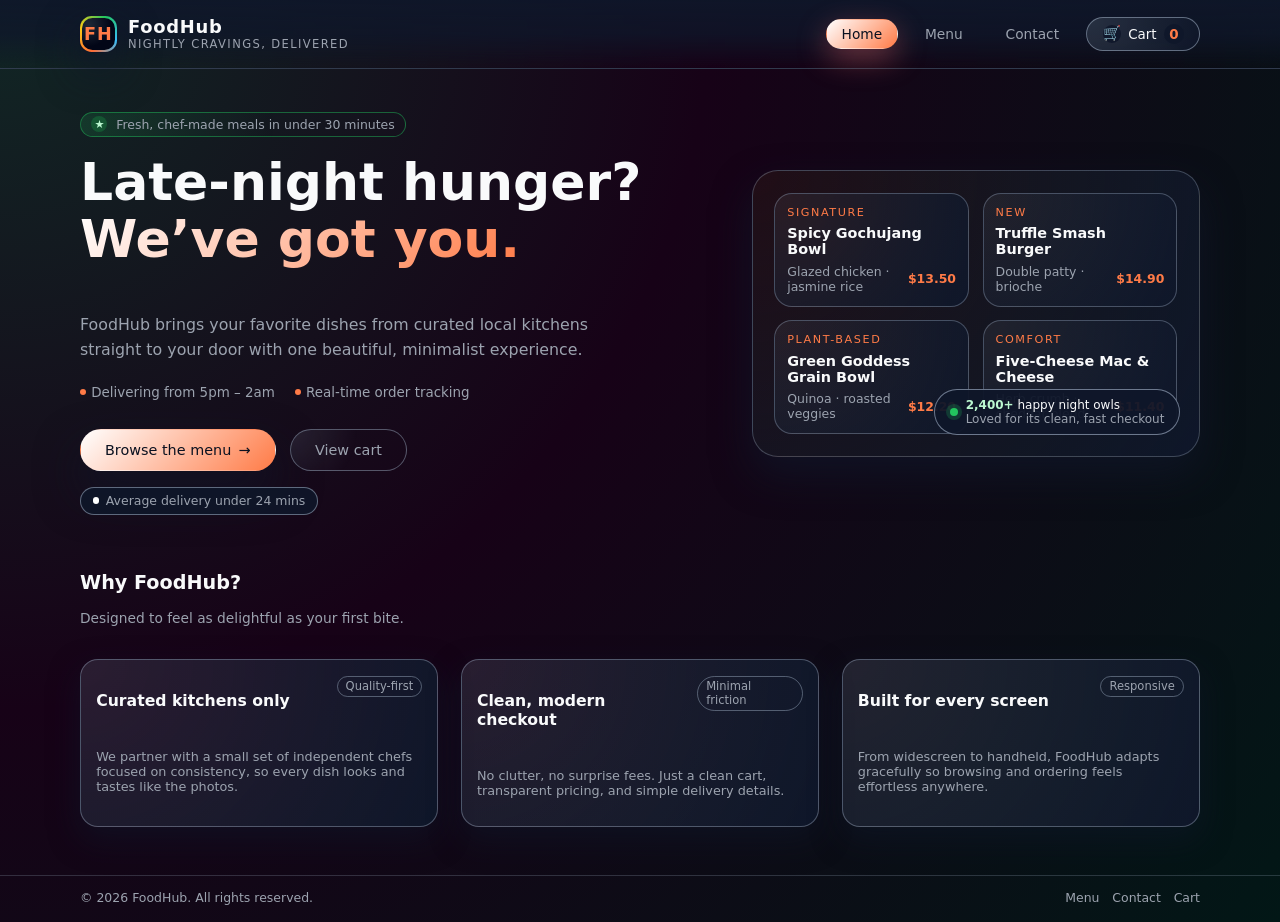
<file: index.html>
<!doctype html>
<html lang="en">
  <head>
    <meta charset="utf-8" />
    <meta name="viewport" content="width=device-width, initial-scale=1" />
    <title>FoodHub · Modern Food Delivery</title>
    <link rel="stylesheet" href="style.css" />
  </head>
  <body class="page">
    <header class="site-header">
      <div class="container header-inner">
        <a href="index.html" class="brand" aria-label="FoodHub home">
          <div class="brand-mark">
            <div class="brand-mark-inner">FH</div>
          </div>
          <div class="brand-text">
            <span class="brand-name">FoodHub</span>
            <span class="brand-tagline">Nightly cravings, delivered</span>
          </div>
        </a>
        <nav class="nav" aria-label="Primary navigation">
          <a href="index.html" class="nav-link active">Home</a>
          <a href="menu.html" class="nav-link">Menu</a>
          <a href="contact.html" class="nav-link">Contact</a>
          <a href="cart.html" class="nav-cart">
            <span class="nav-cart-icon">🛒</span>
            <span>Cart</span>
            <span class="nav-cart-count">0</span>
          </a>
        </nav>
      </div>
    </header>

    <main class="page-main">
      <div class="container">
        <section class="hero-grid">
          <div>
            <div class="eyebrow">
              <span class="eyebrow-pill">★</span>
              <span>Fresh, chef-made meals in under 30 minutes</span>
            </div>
            <h1 class="hero-title">
              Late-night hunger? <span>We’ve got you.</span>
            </h1>
            <p class="hero-subtitle">
              FoodHub brings your favorite dishes from curated local kitchens
              straight to your door with one beautiful, minimalist experience.
            </p>
            <div class="hero-meta">
              <div class="hero-meta-item">
                <span class="hero-meta-dot"></span>
                <span>Delivering from 5pm – 2am</span>
              </div>
              <div class="hero-meta-item">
                <span class="hero-meta-dot"></span>
                <span>Real-time order tracking</span>
              </div>
            </div>
            <div class="hero-actions">
              <a href="menu.html" class="btn-primary">
                <span>Browse the menu</span>
                <span>→</span>
              </a>
              <a href="cart.html" class="btn-outline">
                <span>View cart</span>
              </a>
            </div>
            <div class="mt-md">
              <span class="btn-pill-small">
                <span class="btn-pill-dot"></span>
                <span>Average delivery under 24 mins</span>
              </span>
            </div>
          </div>

          <div class="hero-visual" aria-hidden="true">
            <div class="hero-card">
              <div class="hero-grid-food">
                <div class="hero-food-card">
                  <div class="hero-food-chip">Signature</div>
                  <div class="hero-food-title">Spicy Gochujang Bowl</div>
                  <div class="hero-food-meta">
                    <span>Glazed chicken · jasmine rice</span>
                    <span class="hero-food-price">$13.50</span>
                  </div>
                </div>
                <div class="hero-food-card">
                  <div class="hero-food-chip">New</div>
                  <div class="hero-food-title">Truffle Smash Burger</div>
                  <div class="hero-food-meta">
                    <span>Double patty · brioche</span>
                    <span class="hero-food-price">$14.90</span>
                  </div>
                </div>
                <div class="hero-food-card">
                  <div class="hero-food-chip">Plant-based</div>
                  <div class="hero-food-title">Green Goddess Grain Bowl</div>
                  <div class="hero-food-meta">
                    <span>Quinoa · roasted veggies</span>
                    <span class="hero-food-price">$12.20</span>
                  </div>
                </div>
                <div class="hero-food-card">
                  <div class="hero-food-chip">Comfort</div>
                  <div class="hero-food-title">Five-Cheese Mac &amp; Cheese</div>
                  <div class="hero-food-meta">
                    <span>Herb crumb · cheddar blend</span>
                    <span class="hero-food-price">$11.40</span>
                  </div>
                </div>
              </div>
              <div class="hero-floating-badge">
                <span class="hero-floating-dot"></span>
                <div class="hero-badge-text">
                  <div><strong>2,400+</strong> happy night owls</div>
                  <div class="muted">Loved for its clean, fast checkout</div>
                </div>
              </div>
            </div>
          </div>
        </section>

        <section class="section">
          <div class="section-header">
            <div>
              <h2 class="section-title">Why FoodHub?</h2>
              <p class="section-subtitle">
                Designed to feel as delightful as your first bite.
              </p>
            </div>
          </div>
          <div class="menu-grid">
            <article class="card">
              <div class="card-header-row">
                <h3 class="card-title">Curated kitchens only</h3>
                <span class="badge">Quality-first</span>
              </div>
              <p class="card-desc">
                We partner with a small set of independent chefs focused on
                consistency, so every dish looks and tastes like the photos.
              </p>
            </article>
            <article class="card">
              <div class="card-header-row">
                <h3 class="card-title">Clean, modern checkout</h3>
                <span class="badge">Minimal friction</span>
              </div>
              <p class="card-desc">
                No clutter, no surprise fees. Just a clean cart, transparent
                pricing, and simple delivery details.
              </p>
            </article>
            <article class="card">
              <div class="card-header-row">
                <h3 class="card-title">Built for every screen</h3>
                <span class="badge">Responsive</span>
              </div>
              <p class="card-desc">
                From widescreen to handheld, FoodHub adapts gracefully so
                browsing and ordering feels effortless anywhere.
              </p>
            </article>
          </div>
        </section>
      </div>
    </main>

    <footer class="site-footer">
      <div class="footer-inner">
        <span>© <span id="year"></span> FoodHub. All rights reserved.</span>
        <div class="footer-links">
          <a href="menu.html">Menu</a>
          <a href="contact.html">Contact</a>
          <a href="cart.html">Cart</a>
        </div>
      </div>
    </footer>

    <script>
      document.getElementById("year").textContent = new Date().getFullYear();
    </script>
    <script src="script.js" defer></script>
  </body>
</html>

<style>
  body {
    background-color: #fff !important;
  }
</style>
</file>
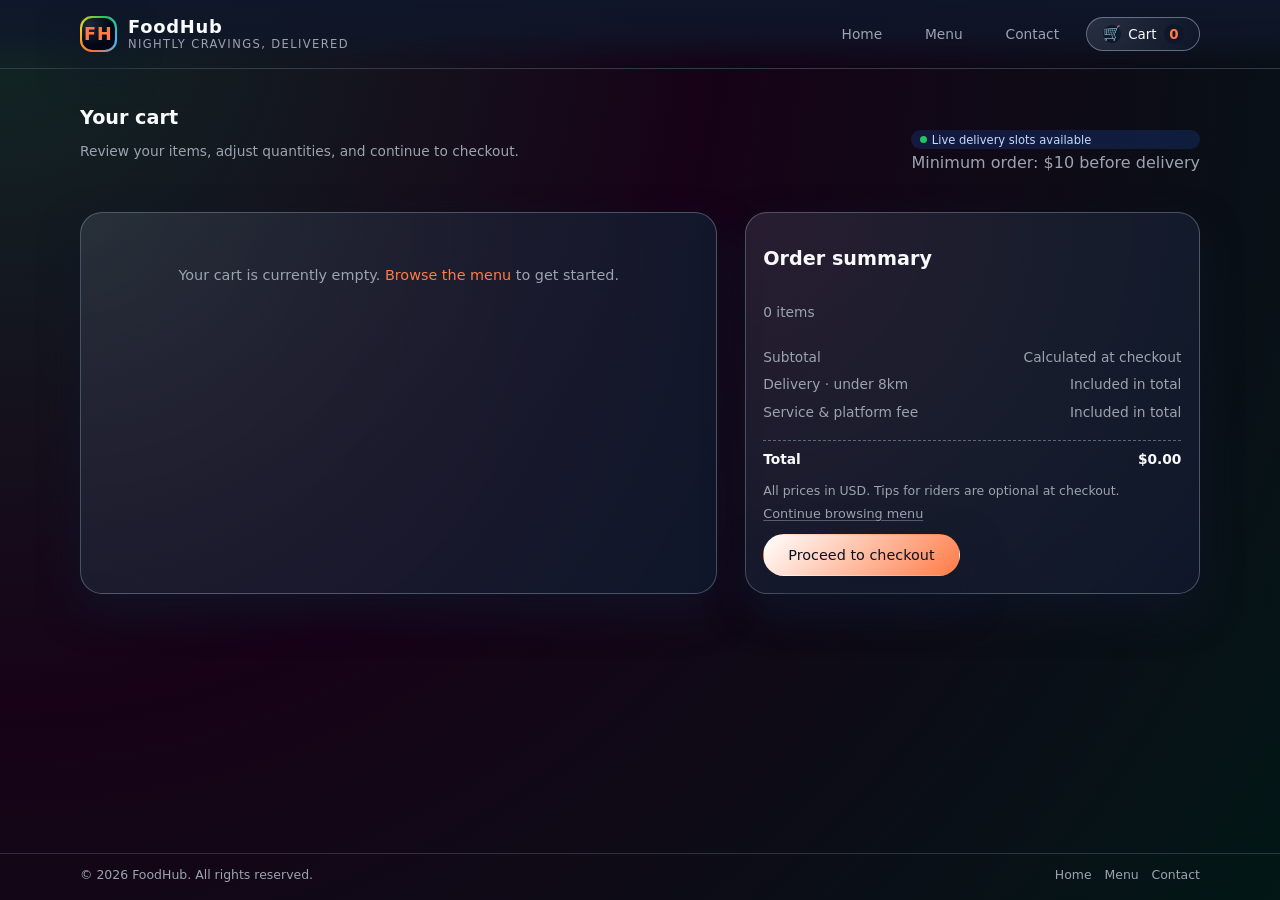
<file: car.html>
<!doctype html>
<html lang="en">
  <head>
    <meta charset="utf-8" />
    <meta name="viewport" content="width=device-width, initial-scale=1" />
    <title>Cart · FoodHub</title>
    <link rel="stylesheet" href="style.css" />
  </head>
  <body class="page">
    <header class="site-header">
      <div class="container header-inner">
        <a href="index.html" class="brand" aria-label="FoodHub home">
          <div class="brand-mark">
            <div class="brand-mark-inner">FH</div>
          </div>
          <div class="brand-text">
            <span class="brand-name">FoodHub</span>
            <span class="brand-tagline">Nightly cravings, delivered</span>
          </div>
        </a>
        <nav class="nav" aria-label="Primary navigation">
          <a href="index.html" class="nav-link">Home</a>
          <a href="menu.html" class="nav-link">Menu</a>
          <a href="contact.html" class="nav-link">Contact</a>
          <a href="cart.html" class="nav-cart">
            <span class="nav-cart-icon">🛒</span>
            <span>Cart</span>
            <span class="nav-cart-count">0</span>
          </a>
        </nav>
      </div>
    </header>

    <main class="page-main">
      <div class="container">
        <header class="section-header">
          <div>
            <h1 class="section-title">Your cart</h1>
            <p class="section-subtitle">
              Review your items, adjust quantities, and continue to checkout.
            </p>
          </div>
          <div class="stack-sm text-right">
            <span class="status-pill">
              <span class="status-dot"></span>
              <span>Live delivery slots available</span>
            </span>
            <span class="muted">Minimum order: $10 before delivery</span>
          </div>
        </header>

        <section class="two-column section">
          <div class="card-surface">
            <div data-cart-list></div>
          </div>

          <aside class="card-surface">
            <div class="stack-sm">
              <h2 class="section-title">Order summary</h2>
              <p class="section-subtitle" data-cart-items-count>0 items</p>
            </div>

            <div class="summary-list mt-md">
              <div class="summary-row muted">
                <span>Subtotal</span>
                <span data-summary-subtotal>Calculated at checkout</span>
              </div>
              <div class="summary-row muted">
                <span>Delivery · under 8km</span>
                <span data-summary-delivery>Included in total</span>
              </div>
              <div class="summary-row muted">
                <span>Service &amp; platform fee</span>
                <span data-summary-fees>Included in total</span>
              </div>
              <div class="summary-row total">
                <span>Total</span>
                <span class="cart-total" data-cart-total>$0.00</span>
              </div>
            </div>

            <div class="form-footer mt-md">
              <div class="form-helper">
                <div>All prices in USD. Tips for riders are optional at checkout.</div>
                <div class="mt-sm">
                  <a href="menu.html" class="link-muted">Continue browsing menu</a>
                </div>
              </div>
              <div class="stack-sm">
                <a href="checkout.html" class="btn-primary" style="justify-content:center;">
                  <span>Proceed to checkout</span>
                </a>
              </div>
            </div>
          </aside>
        </section>
      </div>
    </main>

    <footer class="site-footer">
      <div class="footer-inner">
        <span>© <span id="year-cart"></span> FoodHub. All rights reserved.</span>
        <div class="footer-links">
          <a href="index.html">Home</a>
          <a href="menu.html">Menu</a>
          <a href="contact.html">Contact</a>
        </div>
      </div>
    </footer>

    <script>
      document.getElementById("year-cart").textContent =
        new Date().getFullYear();
    </script>
    <script src="script.js" defer></script>
  </body>
</html>
</file>
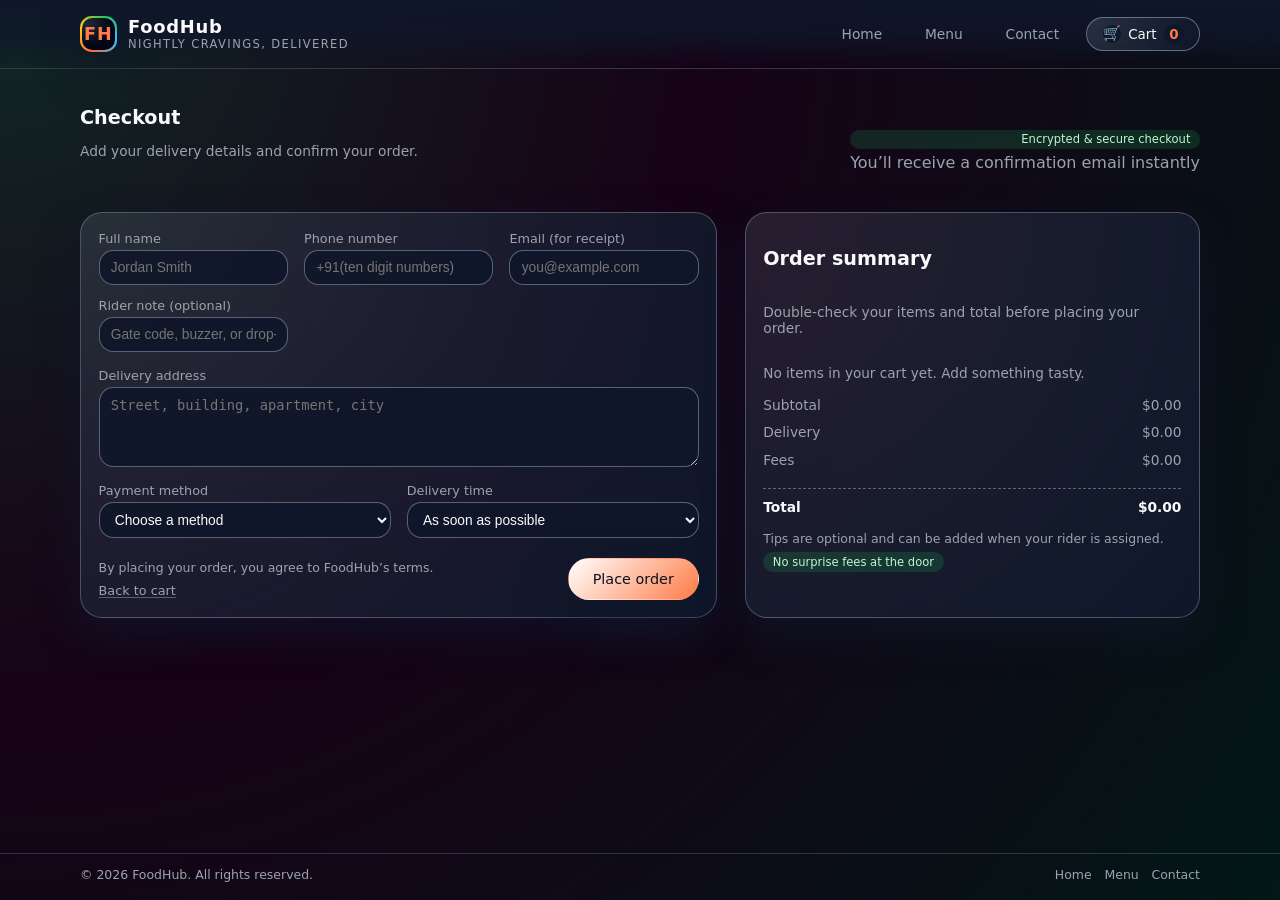
<file: checkout.html>
<!doctype html>
<html lang="en">
  <head>
    <meta charset="utf-8" />
    <meta name="viewport" content="width=device-width, initial-scale=1" />
    <title>Checkout · FoodHub</title>
    <link rel="stylesheet" href="style.css" />
  </head>
  <body class="page">
    <header class="site-header">
      <div class="container header-inner">
        <a href="index.html" class="brand" aria-label="FoodHub home">
          <div class="brand-mark">
            <div class="brand-mark-inner">FH</div>
          </div>
          <div class="brand-text">
            <span class="brand-name">FoodHub</span>
            <span class="brand-tagline">Nightly cravings, delivered</span>
          </div>
        </a>
        <nav class="nav" aria-label="Primary navigation">
          <a href="index.html" class="nav-link">Home</a>
          <a href="menu.html" class="nav-link">Menu</a>
          <a href="contact.html" class="nav-link">Contact</a>
          <a href="cart.html" class="nav-cart">
            <span class="nav-cart-icon">🛒</span>
            <span>Cart</span>
            <span class="nav-cart-count">0</span>
          </a>
        </nav>
      </div>
    </header>

    <main class="page-main">
      <div class="container">
        <header class="section-header">
          <div>
            <h1 class="section-title">Checkout</h1>
            <p class="section-subtitle">
              Add your delivery details and confirm your order.
            </p>
          </div>
          <div class="stack-sm text-right">
            <span class="badge-soft">Encrypted &amp; secure checkout</span>
            <span class="muted">You’ll receive a confirmation email instantly</span>
          </div>
        </header>

        <section class="two-column section">
          <form class="card-surface" data-checkout-form>
            <div class="form-grid">
              <div class="field">
                <label for="name">Full name</label>
                <input
                  id="name"
                  name="name"
                  type="text"
                  autocomplete="name"
                  required
                  placeholder="Jordan Smith"
                />
              </div>
              <div class="field">
                <label for="phone">Phone number</label>
                <input
                  id="phone"
                  name="phone"
                  type="tel"
                  autocomplete="tel"
                  required
                  placeholder="+91(ten digit numbers)"
                />
              </div>
              <div class="field">
                <label for="email">Email (for receipt)</label>
                <input
                  id="email"
                  name="email"
                  type="email"
                  autocomplete="email"
                  placeholder="you@example.com"
                />
              </div>
              <div class="field">
                <label for="instructions">Rider note (optional)</label>
                <input
                  id="instructions"
                  name="instructions"
                  type="text"
                  placeholder="Gate code, buzzer, or drop-off notes"
                />
              </div>
            </div>

            <div class="mt-md">
              <div class="field">
                <label for="address">Delivery address</label>
                <textarea
                  id="address"
                  name="address"
                  required
                  placeholder="Street, building, apartment, city"
                ></textarea>
              </div>
            </div>

            <div class="mt-md form-grid">
              <div class="field">
                <label for="payment">Payment method</label>
                <select id="payment" name="payment" required>
                  <option value="">Choose a method</option>
                  <option value="card">Credit / debit card</option>
                  <option value="cash">Cash on delivery</option>
                  <option value="wallet">Digital wallet</option>
                </select>
              </div>
              <div class="field">
                <label for="time">Delivery time</label>
                <select id="time" name="time">
                  <option value="asap">As soon as possible</option>
                  <option value="30">In 30 minutes</option>
                  <option value="60">In 1 hour</option>
                </select>
              </div>
            </div>

            <div class="form-footer">
              <div class="form-helper">
                <div>By placing your order, you agree to FoodHub’s terms.</div>
                <div class="mt-sm">
                  <a href="cart.html" class="link-muted">Back to cart</a>
                </div>
              </div>
              <button type="submit" class="btn-primary">
                <span>Place order</span>
              </button>
            </div>
          </form>

          <aside class="card-surface" data-checkout-summary>
            <div class="stack-sm">
              <h2 class="section-title">Order summary</h2>
              <p class="section-subtitle">
                Double‑check your items and total before placing your order.
              </p>
            </div>

            <div class="summary-list mt-md" data-summary-items></div>

            <div class="summary-list mt-md">
              <div class="summary-row muted">
                <span>Subtotal</span>
                <span data-summary-subtotal>$0.00</span>
              </div>
              <div class="summary-row muted">
                <span>Delivery</span>
                <span data-summary-delivery>$0.00</span>
              </div>
              <div class="summary-row muted">
                <span>Fees</span>
                <span data-summary-fees>$0.00</span>
              </div>
              <div class="summary-row total">
                <span>Total</span>
                <span class="cart-total" data-summary-total>$0.00</span>
              </div>
            </div>

            <div class="mt-md form-helper">
              <div>Tips are optional and can be added when your rider is assigned.</div>
              <div class="mt-sm">
                <span class="badge-soft">No surprise fees at the door</span>
              </div>
            </div>
          </aside>
        </section>
      </div>
    </main>

    <footer class="site-footer">
      <div class="footer-inner">
        <span>© <span id="year-checkout"></span> FoodHub. All rights reserved.</span>
        <div class="footer-links">
          <a href="index.html">Home</a>
          <a href="menu.html">Menu</a>
          <a href="contact.html">Contact</a>
        </div>
      </div>
    </footer>

    <script>
      document.getElementById("year-checkout").textContent =
        new Date().getFullYear();
    </script>
    <script src="script.js" defer></script>
  </body>
</html>
</file>
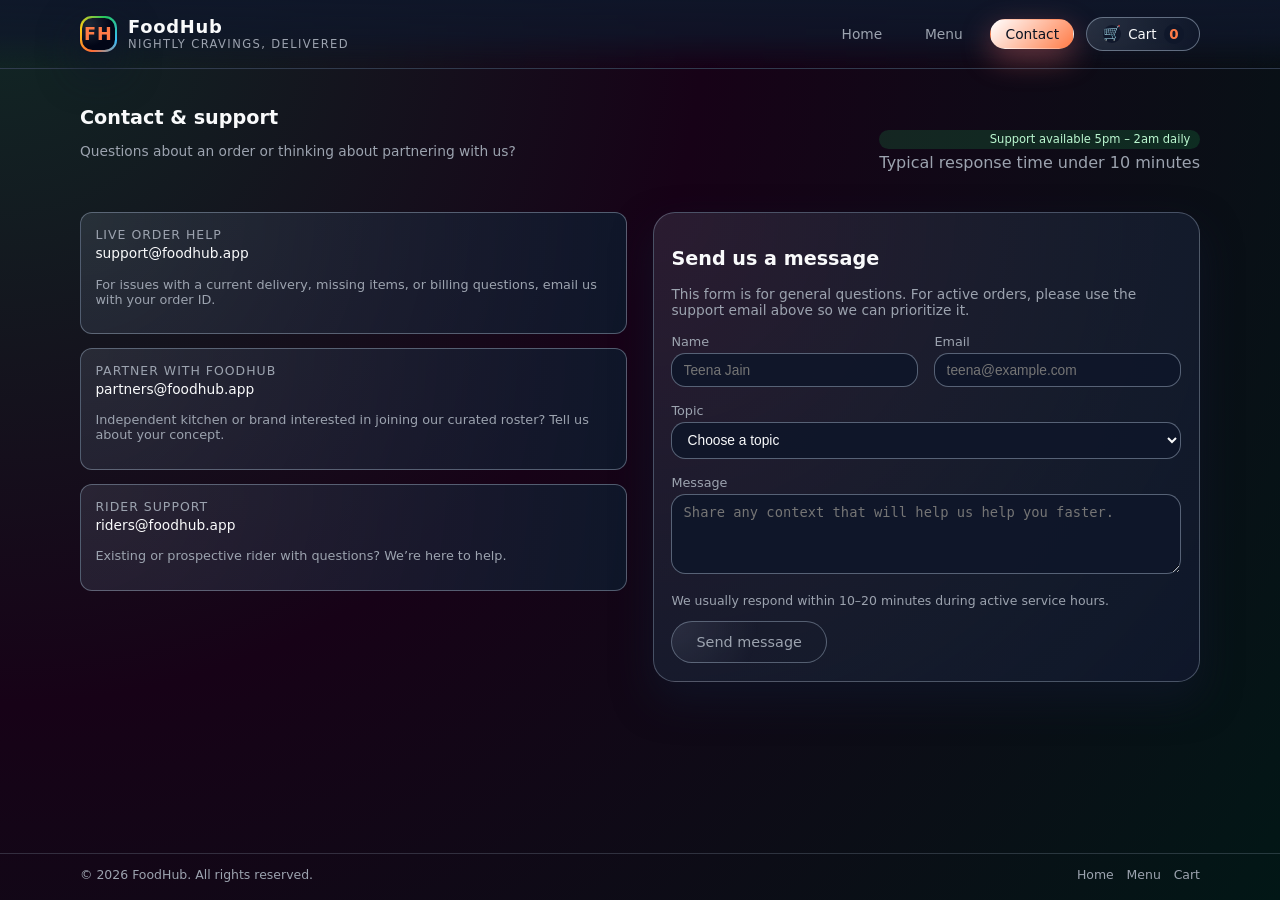
<file: contact.html>
<!doctype html>
<html lang="en">
  <head>
    <meta charset="utf-8" />
    <meta name="viewport" content="width=device-width, initial-scale=1" />
    <title>Contact · FoodHub</title>
    <link rel="stylesheet" href="style.css" />
  </head>
  <body class="page">
    <header class="site-header">
      <div class="container header-inner">
        <a href="index.html" class="brand" aria-label="FoodHub home">
          <div class="brand-mark">
            <div class="brand-mark-inner">FH</div>
          </div>
          <div class="brand-text">
            <span class="brand-name">FoodHub</span>
            <span class="brand-tagline">Nightly cravings, delivered</span>
          </div>
        </a>
        <nav class="nav" aria-label="Primary navigation">
          <a href="index.html" class="nav-link">Home</a>
          <a href="menu.html" class="nav-link">Menu</a>
          <a href="contact.html" class="nav-link active">Contact</a>
          <a href="cart.html" class="nav-cart">
            <span class="nav-cart-icon">🛒</span>
            <span>Cart</span>
            <span class="nav-cart-count">0</span>
          </a>
        </nav>
      </div>
    </header>

    <main class="page-main">
      <div class="container">
        <header class="section-header">
          <div>
            <h1 class="section-title">Contact &amp; support</h1>
            <p class="section-subtitle">
              Questions about an order or thinking about partnering with us?
            </p>
          </div>
          <div class="stack-sm text-right">
            <span class="badge-soft">Support available 5pm – 2am daily</span>
            <span class="muted">Typical response time under 10 minutes</span>
          </div>
        </header>

        <section class="contact-grid section">
          <aside class="contact-card-list">
            <article class="contact-card">
              <span class="contact-label">Live order help</span>
              <span class="contact-value">support@foodhub.app</span>
              <p class="contact-note">
                For issues with a current delivery, missing items, or billing
                questions, email us with your order ID.
              </p>
            </article>

            <article class="contact-card">
              <span class="contact-label">Partner with FoodHub</span>
              <span class="contact-value">partners@foodhub.app</span>
              <p class="contact-note">
                Independent kitchen or brand interested in joining our curated
                roster? Tell us about your concept.
              </p>
            </article>

            <article class="contact-card">
              <span class="contact-label">Rider support</span>
              <span class="contact-value">riders@foodhub.app</span>
              <p class="contact-note">
                Existing or prospective rider with questions? We’re here to
                help.
              </p>
            </article>
          </aside>

          <section class="card-surface">
            <h2 class="section-title">Send us a message</h2>
            <p class="section-subtitle">
              This form is for general questions. For active orders, please use
              the support email above so we can prioritize it.
            </p>

            <form class="mt-md">
              <div class="form-grid">
                <div class="field">
                  <label for="c-name">Name</label>
                  <input
                    id="c-name"
                    name="name"
                    type="text"
                    required
                    placeholder="Teena Jain"
                  />
                </div>
                <div class="field">
                  <label for="c-email">Email</label>
                  <input
                    id="c-email"
                    name="email"
                    type="email"
                    required
                    placeholder="teena@example.com"
                  />
                </div>
              </div>

              <div class="mt-md">
                <div class="field">
                  <label for="c-topic">Topic</label>
                  <select id="c-topic" name="topic" required>
                    <option value="">Choose a topic</option>
                    <option value="order">Order question</option>
                    <option value="partnership">Partnership inquiry</option>
                    <option value="feedback">Product feedback</option>
                    <option value="other">Something else</option>
                  </select>
                </div>
              </div>

              <div class="mt-md">
                <div class="field">
                  <label for="c-message">Message</label>
                  <textarea
                    id="c-message"
                    name="message"
                    required
                    placeholder="Share any context that will help us help you faster."
                  ></textarea>
                </div>
              </div>

              <div class="form-footer">
                <div class="form-helper">
                  <div>
                    We usually respond within 10–20 minutes during active
                    service hours.
                  </div>
                </div>
                <button
                  type="submit"
                  class="btn-outline"
                  onclick="event.preventDefault(); alert('Thanks for reaching out! This demo captures your message client-side only.');"
                >
                  <span>Send message</span>
                </button>
              </div>
            </form>
          </section>
        </section>
      </div>
    </main>

    <footer class="site-footer">
      <div class="footer-inner">
        <span>© <span id="year-contact"></span> FoodHub. All rights reserved.</span>
        <div class="footer-links">
          <a href="index.html">Home</a>
          <a href="menu.html">Menu</a>
          <a href="cart.html">Cart</a>
        </div>
      </div>
    </footer>

    <script>
      document.getElementById("year-contact").textContent =
        new Date().getFullYear();
    </script>
    <script src="script.js" defer></script>
  </body>
</html>
</file>
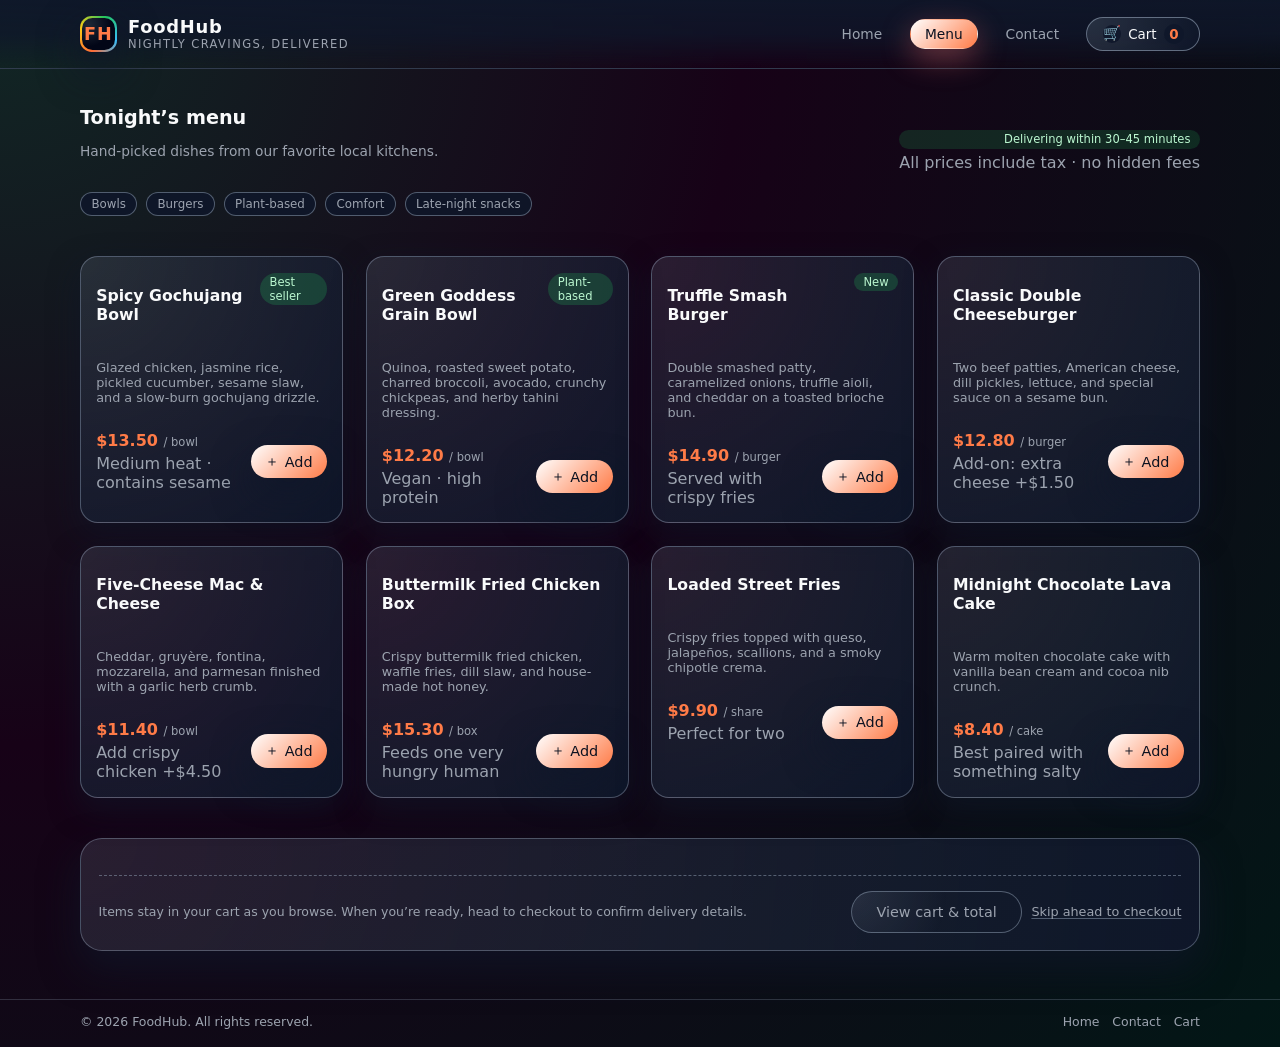
<file: menu.html>
<!doctype html>
<html lang="en">
  <head>
    <meta charset="utf-8" />
    <meta name="viewport" content="width=device-width, initial-scale=1" />
    <title>Menu · FoodHub</title>
    <link rel="stylesheet" href="style.css" />
  </head>
  <body class="page">
    <header class="site-header">
      <div class="container header-inner">
        <a href="index.html" class="brand" aria-label="FoodHub home">
          <div class="brand-mark">
            <div class="brand-mark-inner">FH</div>
          </div>
          <div class="brand-text">
            <span class="brand-name">FoodHub</span>
            <span class="brand-tagline">Nightly cravings, delivered</span>
          </div>
        </a>
        <nav class="nav" aria-label="Primary navigation">
          <a href="index.html" class="nav-link">Home</a>
          <a href="menu.html" class="nav-link active">Menu</a>
          <a href="contact.html" class="nav-link">Contact</a>
          <a href="cart.html" class="nav-cart">
            <span class="nav-cart-icon">🛒</span>
            <span>Cart</span>
            <span class="nav-cart-count">0</span>
          </a>
        </nav>
      </div>
    </header>

    <main class="page-main">
      <div class="container">
        <header class="section-header">
          <div>
            <h1 class="section-title">Tonight’s menu</h1>
            <p class="section-subtitle">
              Hand-picked dishes from our favorite local kitchens.
            </p>
          </div>
          <div class="stack-sm text-right">
            <span class="badge-soft">Delivering within 30–45 minutes</span>
            <span class="muted">All prices include tax · no hidden fees</span>
          </div>
        </header>

        <div class="pill-row">
          <span class="pill">Bowls</span>
          <span class="pill">Burgers</span>
          <span class="pill">Plant-based</span>
          <span class="pill">Comfort</span>
          <span class="pill">Late-night snacks</span>
        </div>

        <section class="section" aria-label="Menu items">
          <div class="menu-grid" data-menu-grid>
            <!-- Bowls -->
            <article class="card">
              <div class="card-header-row">
                <h2 class="card-title">Spicy Gochujang Bowl</h2>
                <span class="card-tag">Best seller</span>
              </div>
              <p class="card-desc">
                Glazed chicken, jasmine rice, pickled cucumber, sesame slaw, and
                a slow-burn gochujang drizzle.
              </p>
              <div class="card-footer-row">
                <div class="stack-sm">
                  <div class="price">$13.50 <span>/ bowl</span></div>
                  <span class="muted">Medium heat · contains sesame</span>
                </div>
                <button
                  class="btn-add"
                  type="button"
                  data-add-to-cart
                  data-id="bowl-gochujang"
                  data-name="Spicy Gochujang Bowl"
                  data-price="13.5"
                  data-category="Bowl"
                >
                  <span>＋</span>
                  <span>Add</span>
                </button>
              </div>
            </article>

            <article class="card">
              <div class="card-header-row">
                <h2 class="card-title">Green Goddess Grain Bowl</h2>
                <span class="card-tag">Plant-based</span>
              </div>
              <p class="card-desc">
                Quinoa, roasted sweet potato, charred broccoli, avocado, crunchy
                chickpeas, and herby tahini dressing.
              </p>
              <div class="card-footer-row">
                <div class="stack-sm">
                  <div class="price">$12.20 <span>/ bowl</span></div>
                  <span class="muted">Vegan · high protein</span>
                </div>
                <button
                  class="btn-add"
                  type="button"
                  data-add-to-cart
                  data-id="bowl-goddess"
                  data-name="Green Goddess Grain Bowl"
                  data-price="12.2"
                  data-category="Bowl"
                >
                  <span>＋</span>
                  <span>Add</span>
                </button>
              </div>
            </article>

            <!-- Burgers -->
            <article class="card">
              <div class="card-header-row">
                <h2 class="card-title">Truffle Smash Burger</h2>
                <span class="card-tag">New</span>
              </div>
              <p class="card-desc">
                Double smashed patty, caramelized onions, truffle aioli, and
                cheddar on a toasted brioche bun.
              </p>
              <div class="card-footer-row">
                <div class="stack-sm">
                  <div class="price">$14.90 <span>/ burger</span></div>
                  <span class="muted">Served with crispy fries</span>
                </div>
                <button
                  class="btn-add"
                  type="button"
                  data-add-to-cart
                  data-id="burger-truffle"
                  data-name="Truffle Smash Burger"
                  data-price="14.9"
                  data-category="Burger"
                >
                  <span>＋</span>
                  <span>Add</span>
                </button>
              </div>
            </article>

            <article class="card">
              <div class="card-header-row">
                <h2 class="card-title">Classic Double Cheeseburger</h2>
              </div>
              <p class="card-desc">
                Two beef patties, American cheese, dill pickles, lettuce, and
                special sauce on a sesame bun.
              </p>
              <div class="card-footer-row">
                <div class="stack-sm">
                  <div class="price">$12.80 <span>/ burger</span></div>
                  <span class="muted">Add-on: extra cheese +$1.50</span>
                </div>
                <button
                  class="btn-add"
                  type="button"
                  data-add-to-cart
                  data-id="burger-classic-double"
                  data-name="Classic Double Cheeseburger"
                  data-price="12.8"
                  data-category="Burger"
                >
                  <span>＋</span>
                  <span>Add</span>
                </button>
              </div>
            </article>

            <!-- Comfort -->
            <article class="card">
              <div class="card-header-row">
                <h2 class="card-title">Five-Cheese Mac &amp; Cheese</h2>
              </div>
              <p class="card-desc">
                Cheddar, gruyère, fontina, mozzarella, and parmesan finished
                with a garlic herb crumb.
              </p>
              <div class="card-footer-row">
                <div class="stack-sm">
                  <div class="price">$11.40 <span>/ bowl</span></div>
                  <span class="muted">Add crispy chicken +$4.50</span>
                </div>
                <button
                  class="btn-add"
                  type="button"
                  data-add-to-cart
                  data-id="comfort-mac"
                  data-name="Five-Cheese Mac & Cheese"
                  data-price="11.4"
                  data-category="Comfort"
                >
                  <span>＋</span>
                  <span>Add</span>
                </button>
              </div>
            </article>

            <article class="card">
              <div class="card-header-row">
                <h2 class="card-title">Buttermilk Fried Chicken Box</h2>
              </div>
              <p class="card-desc">
                Crispy buttermilk fried chicken, waffle fries, dill slaw, and
                house-made hot honey.
              </p>
              <div class="card-footer-row">
                <div class="stack-sm">
                  <div class="price">$15.30 <span>/ box</span></div>
                  <span class="muted">Feeds one very hungry human</span>
                </div>
                <button
                  class="btn-add"
                  type="button"
                  data-add-to-cart
                  data-id="comfort-fried-chicken"
                  data-name="Buttermilk Fried Chicken Box"
                  data-price="15.3"
                  data-category="Comfort"
                >
                  <span>＋</span>
                  <span>Add</span>
                </button>
              </div>
            </article>

            <!-- Snacks & Desserts -->
            <article class="card">
              <div class="card-header-row">
                <h2 class="card-title">Loaded Street Fries</h2>
              </div>
              <p class="card-desc">
                Crispy fries topped with queso, jalapeños, scallions, and a
                smoky chipotle crema.
              </p>
              <div class="card-footer-row">
                <div class="stack-sm">
                  <div class="price">$9.90 <span>/ share</span></div>
                  <span class="muted">Perfect for two</span>
                </div>
                <button
                  class="btn-add"
                  type="button"
                  data-add-to-cart
                  data-id="snack-fries"
                  data-name="Loaded Street Fries"
                  data-price="9.9"
                  data-category="Snack"
                >
                  <span>＋</span>
                  <span>Add</span>
                </button>
              </div>
            </article>

            <article class="card">
              <div class="card-header-row">
                <h2 class="card-title">Midnight Chocolate Lava Cake</h2>
              </div>
              <p class="card-desc">
                Warm molten chocolate cake with vanilla bean cream and cocoa
                nib crunch.
              </p>
              <div class="card-footer-row">
                <div class="stack-sm">
                  <div class="price">$8.40 <span>/ cake</span></div>
                  <span class="muted">Best paired with something salty</span>
                </div>
                <button
                  class="btn-add"
                  type="button"
                  data-add-to-cart
                  data-id="dessert-lava-cake"
                  data-name="Midnight Chocolate Lava Cake"
                  data-price="8.4"
                  data-category="Dessert"
                >
                  <span>＋</span>
                  <span>Add</span>
                </button>
              </div>
            </article>
          </div>
        </section>

        <section class="section">
          <div class="card-surface">
            <div class="cart-summary">
              <div class="cart-note">
                Items stay in your cart as you browse. When you’re ready, head
                to checkout to confirm delivery details.
              </div>
              <div class="cart-summary-right">
                <a href="cart.html" class="btn-outline">View cart &amp; total</a>
                <a href="checkout.html" class="link-muted">Skip ahead to checkout</a>
              </div>
            </div>
          </div>
        </section>
      </div>
    </main>

    <footer class="site-footer">
      <div class="footer-inner">
        <span>© <span id="year-menu"></span> FoodHub. All rights reserved.</span>
        <div class="footer-links">
          <a href="index.html">Home</a>
          <a href="contact.html">Contact</a>
          <a href="cart.html">Cart</a>
        </div>
      </div>
    </footer>

    <script>
      document.getElementById("year-menu").textContent =
        new Date().getFullYear();
    </script>
    <script src="script.js" defer></script>
  </body>
</html>
</file>
<file: style.css>
/* Root variables */
:root {
  --bg-color: #ffffff;
  --bg-elevated: #ffffffff;
  --accent: #ffffff;
  --accent-soft: rgba(255, 107, 53, 0.15);
  --accent-alt: #ff7b47;
  --text-main: #f9fafb;
  --text-muted: #9ca3af;
  --border-subtle: rgba(148, 163, 184, 0.35);
  --error: #f97373;
  --success: #22c55e;
  --radius-lg: 18px;
  --radius-md: 12px;
  --radius-pill: 999px;
  --shadow-soft: 0 22px 45px rgba(15, 23, 42, 0.65);
  --shadow-subtle: 0 12px 30px rgba(15, 23, 42, 0.55);
  --shadow-card: 0 18px 38px rgba(15, 23, 42, 0.7);
  --nav-height: 4.25rem;
}

*,
*::before,
*::after {
  box-sizing: border-box;
}

html,
body {
  margin: 0;
  padding: 0;
  font-family: system-ui, -apple-system, BlinkMacSystemFont, "SF Pro Text",
    "Segoe UI", sans-serif;
  background: radial-gradient(circle at top left, #112725 0, #170217 45%, #021716 100%);
  color: var(--text-main);
  min-height: 100%;
  scroll-behavior: smooth;
}

body {
  display: flex;
  flex-direction: column;
}

img {
  max-width: 100%;
  display: block;
}

a {
  color: inherit;
  text-decoration: none;
}

button {
  font-family: inherit;
}

/* Layout */

.page {
  min-height: 100vh;
  display: flex;
  flex-direction: column;
}

.page-main {
  flex: 1;
  padding: 1.5rem 1.25rem 3rem;
}

.container {
  max-width: 1120px;
  margin: 0 auto;
}

/* Glassy header */

.site-header {
  position: sticky;
  top: 0;
  z-index: 50;
  backdrop-filter: blur(18px);
  background: linear-gradient(
      to bottom,
      rgba(15, 23, 42, 0.92),
      rgba(15, 23, 42, 0.78),
      transparent
    );
  border-bottom: 1px solid rgba(148, 163, 184, 0.26);
}

.header-inner {
  height: var(--nav-height);
  display: flex;
  align-items: center;
  justify-content: space-between;
  gap: 1.5rem;
}

.brand {
  display: flex;
  align-items: center;
  gap: 0.7rem;
}

.brand-mark {
  width: 2.3rem;
  height: 2.3rem;
  border-radius: 32%;
  background: conic-gradient(
    from 200deg,
    #ff6b35,
    #facc15,
    #22c55e,
    #38bdf8,
    #ff6b35
  );
  padding: 2px;
  box-shadow: 0 0 0 1px rgba(15, 23, 42, 0.95), 0 18px 40px rgba(15, 23, 42, 0.9);
}

.brand-mark-inner {
  width: 100%;
  height: 100%;
  border-radius: inherit;
  background: radial-gradient(circle at 20% 20%, #1f2937 0, #020617 60%);
  display: flex;
  align-items: center;
  justify-content: center;
  color: var(--accent-alt);
  font-weight: 700;
  font-size: 1.1rem;
  letter-spacing: 0.06em;
}

.brand-text {
  display: flex;
  flex-direction: column;
}

.brand-name {
  font-weight: 700;
  letter-spacing: 0.04em;
  font-size: 1.12rem;
}

.brand-tagline {
  font-size: 0.72rem;
  text-transform: uppercase;
  letter-spacing: 0.12em;
  color: var(--text-muted);
}

.nav {
  display: flex;
  align-items: center;
  gap: 0.75rem;
}

.nav-link {
  padding: 0.4rem 0.9rem;
  border-radius: 999px;
  font-size: 0.86rem;
  color: var(--text-muted);
  border: 1px solid transparent;
  transition: all 0.18s ease-out;
}

.nav-link:hover {
  color: var(--text-main);
  border-color: rgba(148, 163, 184, 0.55);
  background: radial-gradient(circle at top left, rgba(148, 163, 184, 0.28), transparent 55%);
}

.nav-link.active {
  color: #0b1120;
  background: linear-gradient(135deg, var(--accent), var(--accent-alt));
  border-color: transparent;
  box-shadow: 0 10px 30px rgba(248, 113, 113, 0.4);
}

.nav-cart {
  display: inline-flex;
  align-items: center;
  gap: 0.45rem;
  padding: 0.38rem 0.95rem;
  border-radius: 999px;
  border: 1px solid rgba(148, 163, 184, 0.6);
  background: radial-gradient(circle at 0 0, rgba(55, 65, 81, 0.65), rgba(15, 23, 42, 0.9));
  color: var(--text-main);
  font-size: 0.84rem;
  transition: all 0.18s ease-out;
}

.nav-cart:hover {
  border-color: var(--accent);
  background: radial-gradient(circle at 0 0, rgba(248, 113, 113, 0.7), rgba(15, 23, 42, 0.98));
  transform: translateY(-1px);
  box-shadow: 0 8px 24px rgba(15, 23, 42, 0.7);
}

.nav-cart-icon {
  width: 1.15rem;
  height: 1.15rem;
  border-radius: 999px;
  background: rgba(15, 23, 42, 0.92);
  display: inline-flex;
  align-items: center;
  justify-content: center;
  font-size: 0.9rem;
}

.nav-cart-count {
  min-width: 1.25rem;
  height: 1.25rem;
  border-radius: 999px;
  background: rgba(15, 23, 42, 0.94);
  color: var(--accent-alt);
  display: inline-flex;
  align-items: center;
  justify-content: center;
  font-weight: 600;
}

/* Hero */

.hero-grid {
  display: grid;
  grid-template-columns: minmax(0, 1.4fr) minmax(0, 1fr);
  gap: 2.75rem;
  align-items: center;
  margin-top: 1.2rem;
}

.eyebrow {
  display: inline-flex;
  align-items: center;
  gap: 0.55rem;
  padding: 0.2rem 0.65rem;
  border-radius: 999px;
  background: radial-gradient(circle at left, rgba(34, 197, 94, 0.15), transparent 60%);
  border: 1px solid rgba(34, 197, 94, 0.45);
  font-size: 0.78rem;
  color: var(--text-muted);
}

.eyebrow-pill {
  display: inline-flex;
  align-items: center;
  justify-content: center;
  width: 1rem;
  height: 1rem;
  border-radius: 999px;
  background: rgba(22, 163, 74, 0.3);
  color: #bbf7d0;
  font-size: 0.7rem;
}

.hero-title {
  margin-top: 1.1rem;
  font-size: clamp(2.4rem, 3.4vw + 1.2rem, 3.25rem);
  line-height: 1.1;
}

.hero-title span {
  background: linear-gradient(135deg, var(--accent), var(--accent-alt));
  -webkit-background-clip: text;
  background-clip: text;
  color: transparent;
}

.hero-subtitle {
  margin-top: 0.9rem;
  font-size: 0.99rem;
  line-height: 1.6;
  color: var(--text-muted);
  max-width: 32rem;
}

.hero-meta {
  display: flex;
  flex-wrap: wrap;
  gap: 1.25rem;
  margin-top: 1.4rem;
  font-size: 0.84rem;
  color: var(--text-muted);
}

.hero-meta-item {
  display: inline-flex;
  align-items: center;
  gap: 0.35rem;
}

.hero-meta-dot {
  width: 0.35rem;
  height: 0.35rem;
  border-radius: 999px;
  background: var(--accent-alt);
}

.hero-actions {
  display: flex;
  flex-wrap: wrap;
  gap: 0.9rem;
  margin-top: 1.8rem;
}

.btn-primary,
.btn-outline {
  border-radius: var(--radius-pill);
  padding: 0.75rem 1.5rem;
  font-size: 0.9rem;
  border: 1px solid transparent;
  cursor: pointer;
  display: inline-flex;
  align-items: center;
  gap: 0.45rem;
  font-weight: 500;
  transition: all 0.18s ease-out;
}

.btn-primary {
  background: linear-gradient(135deg, var(--accent), var(--accent-alt));
  color: #0b1120;
  box-shadow: var(--shadow-soft);
}

.btn-primary:hover {
  transform: translateY(-1px);
  box-shadow: 0 26px 60px rgba(15, 23, 42, 0.9);
}

.btn-outline {
  background: radial-gradient(circle at top left, rgba(148, 163, 184, 0.15), transparent 55%);
  border-color: rgba(148, 163, 184, 0.5);
  color: var(--text-muted);
}

.btn-outline:hover {
  border-color: var(--accent-alt);
  color: var(--text-main);
  background: radial-gradient(circle at top left, rgba(249, 115, 22, 0.2), transparent 60%);
}

.btn-pill-small {
  border-radius: 999px;
  padding: 0.35rem 0.75rem;
  font-size: 0.78rem;
  background: rgba(15, 23, 42, 0.9);
  border: 1px solid rgba(148, 163, 184, 0.6);
  color: var(--text-muted);
  display: inline-flex;
  align-items: center;
  gap: 0.4rem;
}

.btn-pill-dot {
  width: 0.4rem;
  height: 0.4rem;
  border-radius: 999px;
  background: var(--accent);
}

.hero-visual {
  position: relative;
}

.hero-card {
  position: relative;
  border-radius: 26px;
  padding: 1.35rem;
  background: radial-gradient(circle at top left, rgba(250, 204, 21, 0.05), rgba(15, 23, 42, 0.98));
  border: 1px solid rgba(148, 163, 184, 0.35);
  box-shadow: var(--shadow-card);
  overflow: hidden;
}

.hero-grid-food {
  display: grid;
  grid-template-columns: repeat(2, minmax(0, 1fr));
  gap: 0.85rem;
}

.hero-food-card {
  border-radius: 18px;
  padding: 0.75rem;
  background: radial-gradient(circle at top left, rgba(248, 250, 252, 0.06), rgba(15, 23, 42, 0.95));
  border: 1px solid rgba(148, 163, 184, 0.4);
  display: flex;
  flex-direction: column;
  gap: 0.4rem;
}

.hero-food-chip {
  font-size: 0.7rem;
  color: var(--accent-alt);
  text-transform: uppercase;
  letter-spacing: 0.14em;
}

.hero-food-title {
  font-size: 0.9rem;
  font-weight: 600;
}

.hero-food-meta {
  display: flex;
  justify-content: space-between;
  align-items: center;
  font-size: 0.78rem;
  color: var(--text-muted);
}

.hero-food-price {
  font-weight: 600;
  color: var(--accent-alt);
}

.hero-floating-badge {
  position: absolute;
  bottom: 1.3rem;
  right: 1.2rem;
  border-radius: 999px;
  padding: 0.5rem 0.9rem;
  background: rgba(15, 23, 42, 0.95);
  border: 1px solid rgba(148, 163, 184, 0.7);
  font-size: 0.75rem;
  display: inline-flex;
  align-items: center;
  gap: 0.5rem;
}

.hero-floating-dot {
  width: 0.5rem;
  height: 0.5rem;
  border-radius: 999px;
  background: #22c55e;
  box-shadow: 0 0 0 4px rgba(34, 197, 94, 0.2);
}

.hero-badge-text strong {
  color: #bbf7d0;
}

/* Section helpers */

.section {
  margin-top: 2.5rem;
}

.section-header {
  display: flex;
  justify-content: space-between;
  align-items: flex-end;
  gap: 1rem;
  margin-bottom: 1.25rem;
}

.section-title {
  font-size: 1.2rem;
}

.section-subtitle {
  font-size: 0.86rem;
  color: var(--text-muted);
}

/* Menu grid */

.pill-row {
  display: flex;
  flex-wrap: wrap;
  gap: 0.55rem;
  margin-bottom: 0.75rem;
}

.pill {
  border-radius: 999px;
  padding: 0.25rem 0.65rem;
  border: 1px solid rgba(148, 163, 184, 0.5);
  font-size: 0.74rem;
  color: var(--text-muted);
  background: rgba(15, 23, 42, 0.9);
}

.menu-grid {
  display: grid;
  grid-template-columns: repeat(auto-fit, minmax(220px, 1fr));
  gap: 1.4rem;
}

.card {
  border-radius: var(--radius-lg);
  padding: 0.95rem;
  background: radial-gradient(circle at top left, rgba(148, 163, 184, 0.16), rgba(15, 23, 42, 0.98));
  border: 1px solid rgba(148, 163, 184, 0.45);
  box-shadow: var(--shadow-subtle);
  display: flex;
  flex-direction: column;
  gap: 0.65rem;
}

.card-header-row {
  display: flex;
  justify-content: space-between;
  align-items: flex-start;
  gap: 0.6rem;
}

.card-title {
  font-size: 0.98rem;
  font-weight: 600;
}

.card-tag {
  border-radius: 999px;
  padding: 0.15rem 0.6rem;
  font-size: 0.72rem;
  background: rgba(34, 197, 94, 0.22);
  color: #bbf7d0;
}

.card-desc {
  font-size: 0.8rem;
  color: var(--text-muted);
}

.card-footer-row {
  display: flex;
  justify-content: space-between;
  align-items: center;
  gap: 0.7rem;
  margin-top: 0.2rem;
}

.price {
  font-weight: 600;
  color: var(--accent-alt);
}

.price span {
  font-size: 0.72rem;
  color: var(--text-muted);
  font-weight: 400;
}

.btn-add {
  border-radius: 999px;
  padding: 0.45rem 0.9rem;
  border: none;
  cursor: pointer;
  font-size: 0.82rem;
  display: inline-flex;
  align-items: center;
  gap: 0.35rem;
  background: linear-gradient(135deg, var(--accent), var(--accent-alt));
  color: #0b1120;
  box-shadow: 0 16px 38px rgba(15, 23, 42, 0.9);
  transition: all 0.15s ease-out;
}

.btn-add:hover {
  transform: translateY(-1px);
  box-shadow: 0 22px 48px rgba(15, 23, 42, 0.95);
}

.btn-add span {
  font-size: 0.9rem;
}

/* Cart table / list */

.card-surface {
  border-radius: 22px;
  padding: 1.1rem;
  background: radial-gradient(circle at top left, rgba(148, 163, 184, 0.16), rgba(15, 23, 42, 0.98));
  border: 1px solid rgba(148, 163, 184, 0.42);
  box-shadow: var(--shadow-card);
}

.cart-empty {
  text-align: center;
  padding: 2.25rem 1rem;
  color: var(--text-muted);
  font-size: 0.9rem;
}

.cart-empty a {
  color: var(--accent-alt);
}

.cart-list {
  display: flex;
  flex-direction: column;
  gap: 0.9rem;
}

.cart-item {
  display: grid;
  grid-template-columns: minmax(0, 1.8fr) repeat(3, auto);
  gap: 0.8rem;
  align-items: center;
  font-size: 0.88rem;
}

.cart-item-name {
  font-weight: 500;
}

.cart-item-meta {
  font-size: 0.78rem;
  color: var(--text-muted);
}

.cart-qty {
  display: inline-flex;
  align-items: center;
  border-radius: 999px;
  border: 1px solid rgba(148, 163, 184, 0.5);
  overflow: hidden;
}

.cart-qty button {
  border: none;
  background: rgba(15, 23, 42, 0.95);
  color: var(--text-main);
  padding: 0.2rem 0.55rem;
  font-size: 0.9rem;
  cursor: pointer;
}

.cart-qty span {
  padding: 0.2rem 0.7rem;
  min-width: 1.9rem;
  text-align: center;
}

.cart-remove {
  border-radius: 999px;
  border: none;
  padding: 0.25rem 0.65rem;
  background: rgba(239, 68, 68, 0.1);
  color: #fecaca;
  font-size: 0.78rem;
  cursor: pointer;
}

.cart-summary {
  margin-top: 1.2rem;
  border-top: 1px dashed rgba(148, 163, 184, 0.5);
  padding-top: 0.9rem;
  display: flex;
  flex-wrap: wrap;
  align-items: center;
  justify-content: space-between;
  gap: 0.8rem;
  font-size: 0.9rem;
}

.cart-summary-right {
  display: flex;
  flex-wrap: wrap;
  align-items: center;
  gap: 0.6rem;
}

.cart-total {
  font-weight: 600;
}

.cart-note {
  font-size: 0.78rem;
  color: var(--text-muted);
}

.link-muted {
  font-size: 0.8rem;
  color: var(--text-muted);
  text-decoration: underline;
  text-decoration-color: rgba(148, 163, 184, 0.5);
  text-underline-offset: 2px;
}

/* Checkout */

.two-column {
  display: grid;
  grid-template-columns: minmax(0, 1.4fr) minmax(0, 1fr);
  gap: 1.7rem;
}

.form-grid {
  display: grid;
  grid-template-columns: repeat(auto-fit, minmax(160px, 1fr));
  gap: 0.85rem 1rem;
}

.field {
  display: flex;
  flex-direction: column;
  gap: 0.25rem;
}

.field label {
  font-size: 0.8rem;
  color: var(--text-muted);
}

.field input,
.field textarea,
.field select {
  border-radius: 0.9rem;
  border: 1px solid rgba(148, 163, 184, 0.54);
  padding: 0.55rem 0.7rem;
  background: rgba(15, 23, 42, 0.9);
  color: var(--text-main);
  font-size: 0.86rem;
  outline: none;
  transition: border-color 0.12s ease-out, box-shadow 0.12s ease-out, background 0.12s ease-out;
}

.field input:focus,
.field textarea:focus,
.field select:focus {
  border-color: var(--accent-alt);
  background: rgba(15, 23, 42, 0.98);
  box-shadow: 0 0 0 1px rgba(248, 113, 22, 0.5);
}

.field textarea {
  min-height: 80px;
  resize: vertical;
}

.form-footer {
  display: flex;
  flex-wrap: wrap;
  justify-content: space-between;
  align-items: center;
  margin-top: 1.2rem;
  gap: 0.8rem;
}

.form-helper {
  font-size: 0.78rem;
  color: var(--text-muted);
}

.summary-list {
  display: flex;
  flex-direction: column;
  gap: 0.7rem;
  font-size: 0.86rem;
}

.summary-row {
  display: flex;
  justify-content: space-between;
  align-items: center;
}

.summary-row.muted {
  color: var(--text-muted);
}

.summary-row.total {
  margin-top: 0.6rem;
  padding-top: 0.6rem;
  border-top: 1px dashed rgba(148, 163, 184, 0.55);
  font-weight: 600;
}

.badge-soft {
  border-radius: 999px;
  padding: 0.18rem 0.6rem;
  font-size: 0.72rem;
  background: rgba(34, 197, 94, 0.16);
  color: #bbf7d0;
}

.status-pill {
  display: inline-flex;
  align-items: center;
  gap: 0.3rem;
  border-radius: 999px;
  padding: 0.16rem 0.55rem;
  font-size: 0.72rem;
  background: rgba(37, 99, 235, 0.18);
  color: #bfdbfe;
}

.status-dot {
  width: 0.42rem;
  height: 0.42rem;
  border-radius: 999px;
  background: #22c55e;
}

/* Contact */

.contact-grid {
  display: grid;
  grid-template-columns: minmax(0, 1.1fr) minmax(0, 1.1fr);
  gap: 1.6rem;
}

.contact-card-list {
  display: flex;
  flex-direction: column;
  gap: 0.9rem;
}

.contact-card {
  border-radius: var(--radius-md);
  padding: 0.85rem 0.9rem;
  background: radial-gradient(circle at top left, rgba(148, 163, 184, 0.16), rgba(15, 23, 42, 0.98));
  border: 1px solid rgba(148, 163, 184, 0.5);
  display: flex;
  flex-direction: column;
  gap: 0.18rem;
  font-size: 0.86rem;
}

.contact-label {
  font-size: 0.78rem;
  color: var(--text-muted);
  text-transform: uppercase;
  letter-spacing: 0.08em;
}

.contact-value {
  font-weight: 500;
}

.contact-note {
  font-size: 0.8rem;
  color: var(--text-muted);
}

/* Footer */

.site-footer {
  border-top: 1px solid rgba(148, 163, 184, 0.25);
  padding: 0.85rem 1.25rem 1.1rem;
  font-size: 0.78rem;
  color: var(--text-muted);
}

.footer-inner {
  max-width: 1120px;
  margin: 0 auto;
  display: flex;
  justify-content: space-between;
  align-items: center;
  gap: 0.8rem;
  flex-wrap: wrap;
}

.footer-links {
  display: flex;
  gap: 0.8rem;
  flex-wrap: wrap;
}

.footer-links a {
  color: var(--text-muted);
}

.footer-links a:hover {
  color: var(--accent-alt);
}

/* Utilities */

.muted {
  color: var(--text-muted);
}

.text-right {
  text-align: right;
}

.mt-sm {
  margin-top: 0.5rem;
}

.mt-md {
  margin-top: 1rem;
}

.mt-lg {
  margin-top: 1.75rem;
}

.badge {
  border-radius: 999px;
  padding: 0.18rem 0.5rem;
  font-size: 0.72rem;
  border: 1px solid rgba(148, 163, 184, 0.5);
  color: var(--text-muted);
}

.text-accent {
  color: var(--accent-alt);
}

.text-success {
  color: var(--success);
}

.text-error {
  color: var(--error);
}

.stack-sm {
  display: flex;
  flex-direction: column;
  gap: 0.25rem;
}

/* Responsive */

@media (max-width: 820px) {
  .header-inner {
    height: auto;
    padding: 0.75rem 0 0.6rem;
    flex-wrap: wrap;
    align-items: flex-start;
  }

  .nav {
    width: 100%;
    justify-content: space-between;
  }
}

@media (max-width: 768px) {
  .page-main {
    padding-inline: 1rem;
  }

  .hero-grid,
  .two-column,
  .contact-grid {
    grid-template-columns: minmax(0, 1fr);
  }

  .hero-card {
    margin-top: 1.4rem;
  }

  .cart-item {
    grid-template-columns: minmax(0, 1.8fr) repeat(2, auto);
  }

  .cart-item .cart-remove {
    justify-self: flex-end;
  }
}

@media (max-width: 520px) {
  .header-inner {
    gap: 0.6rem;
  }

  .nav {
    flex-wrap: wrap;
    gap: 0.5rem;
  }

  .hero-title {
    font-size: 2.1rem;
  }

  .card {
    padding: 0.85rem;
  }

  .card-surface {
    padding: 0.9rem;
  }
}
</file>
